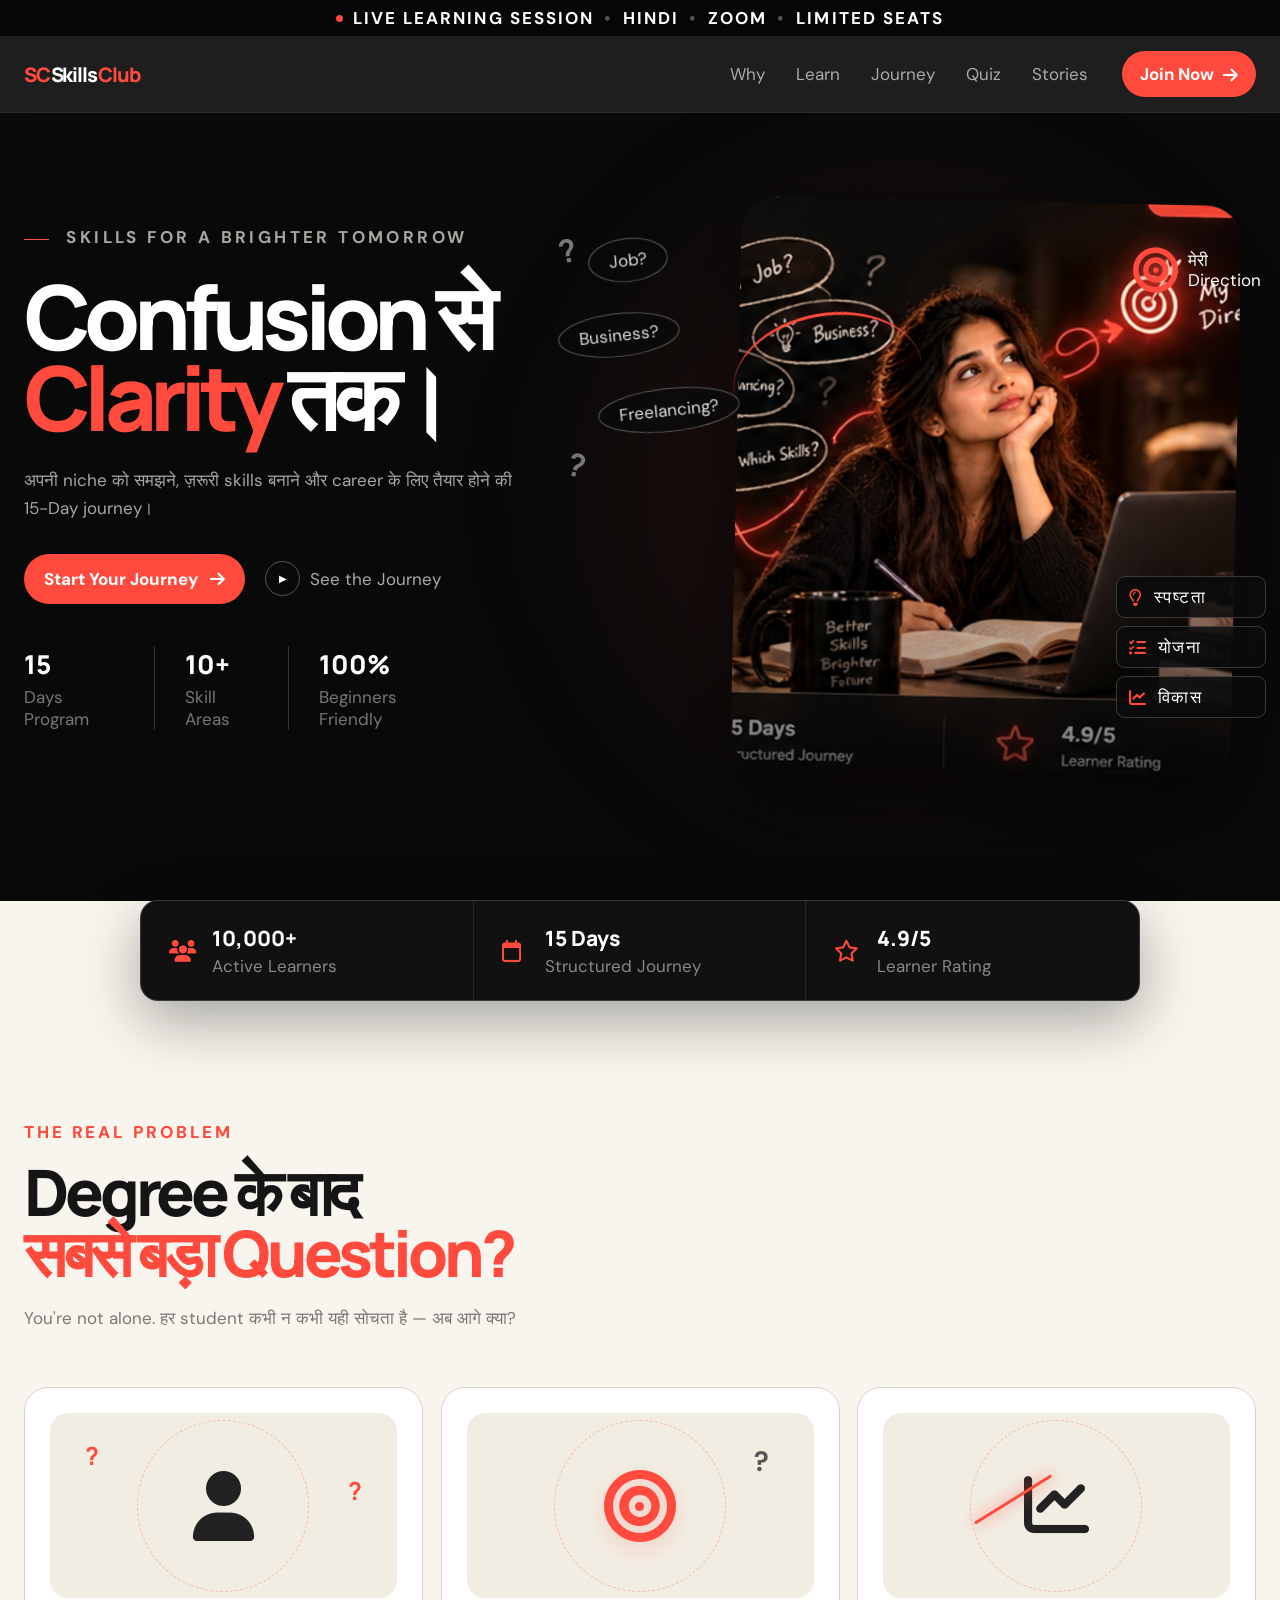
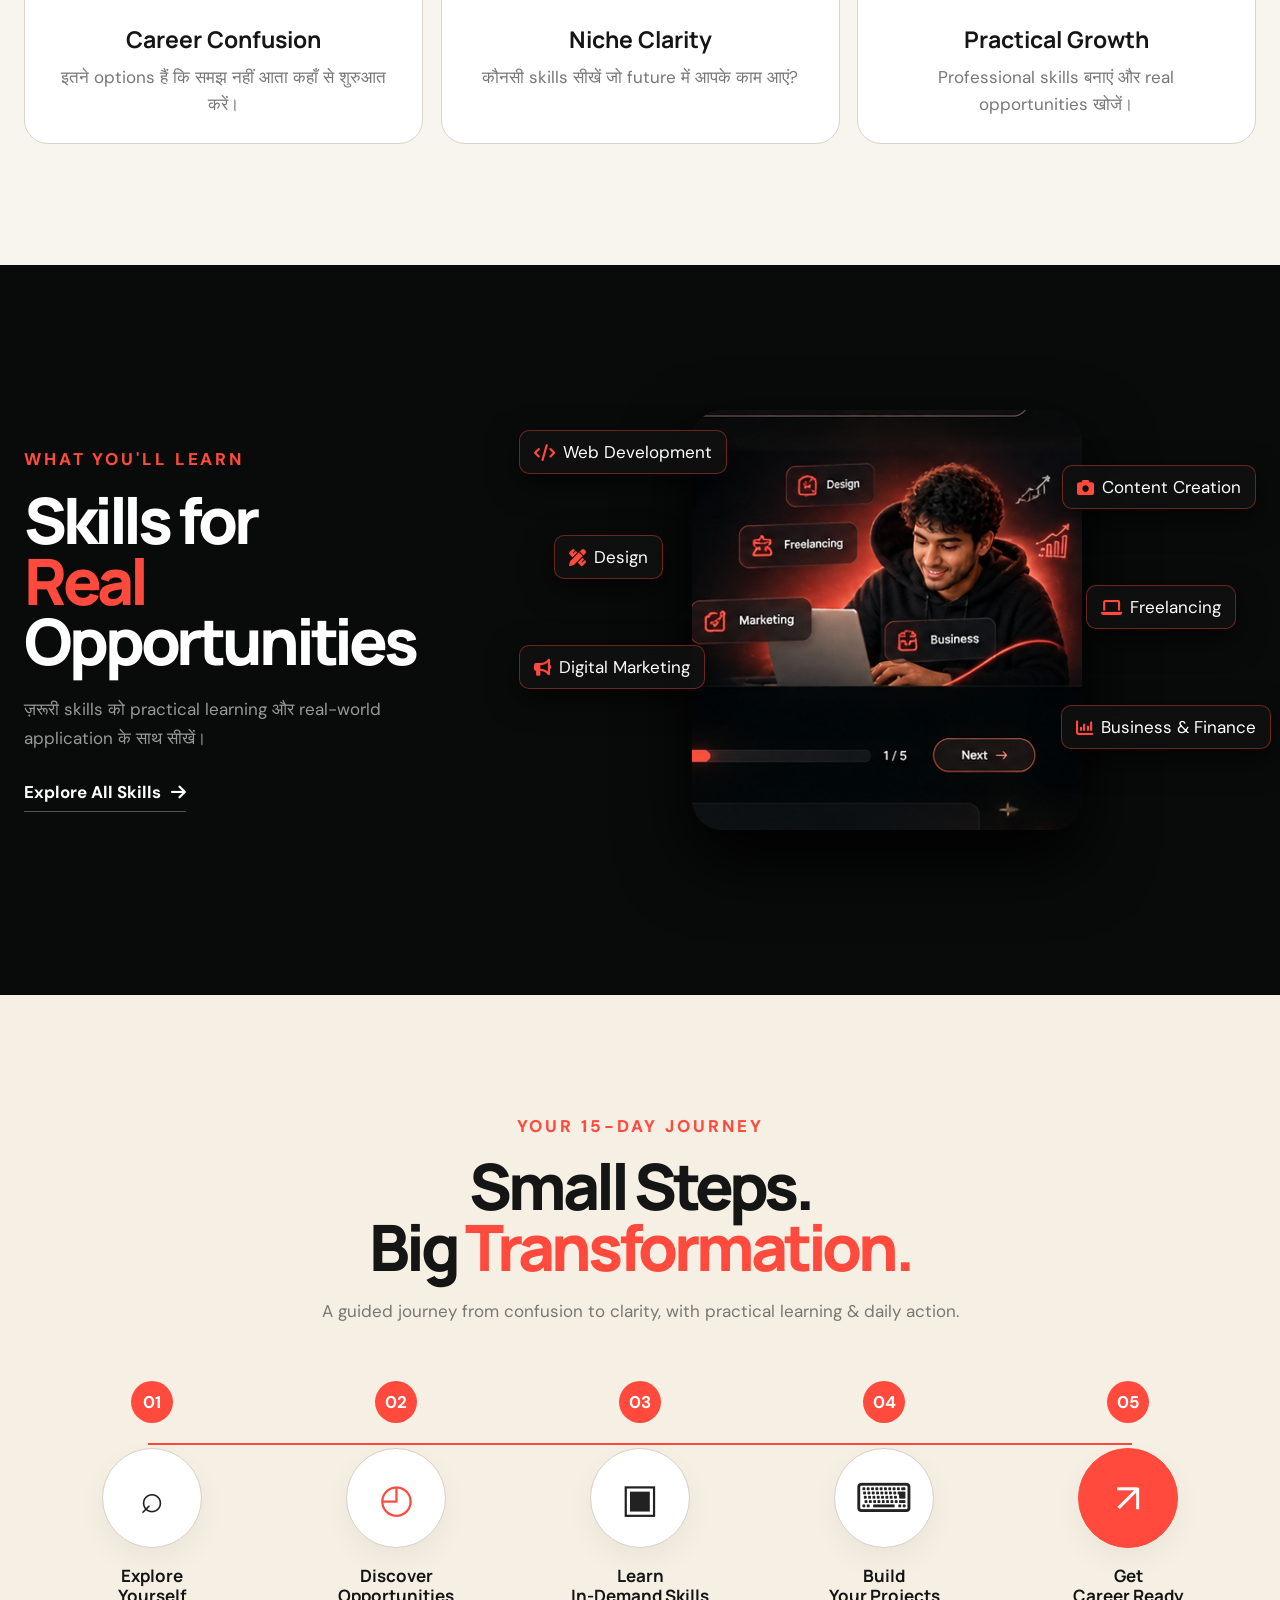
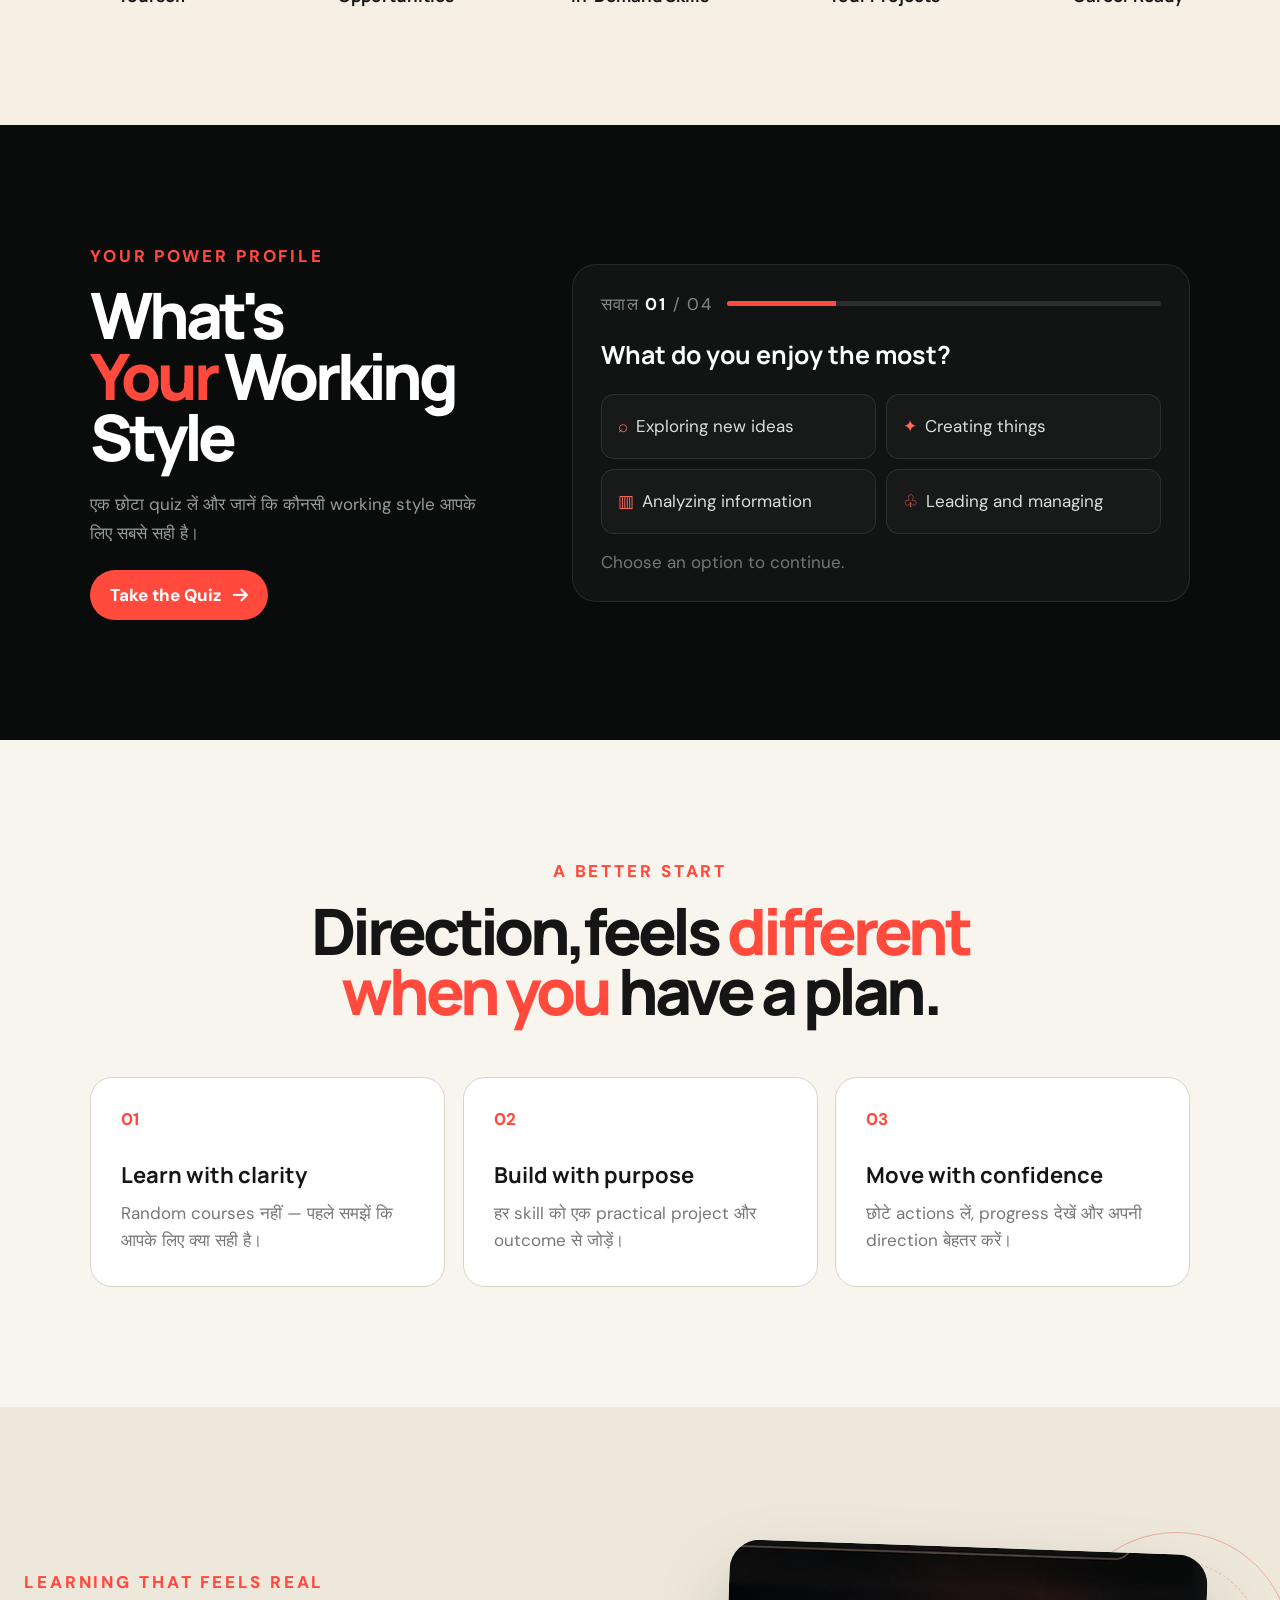
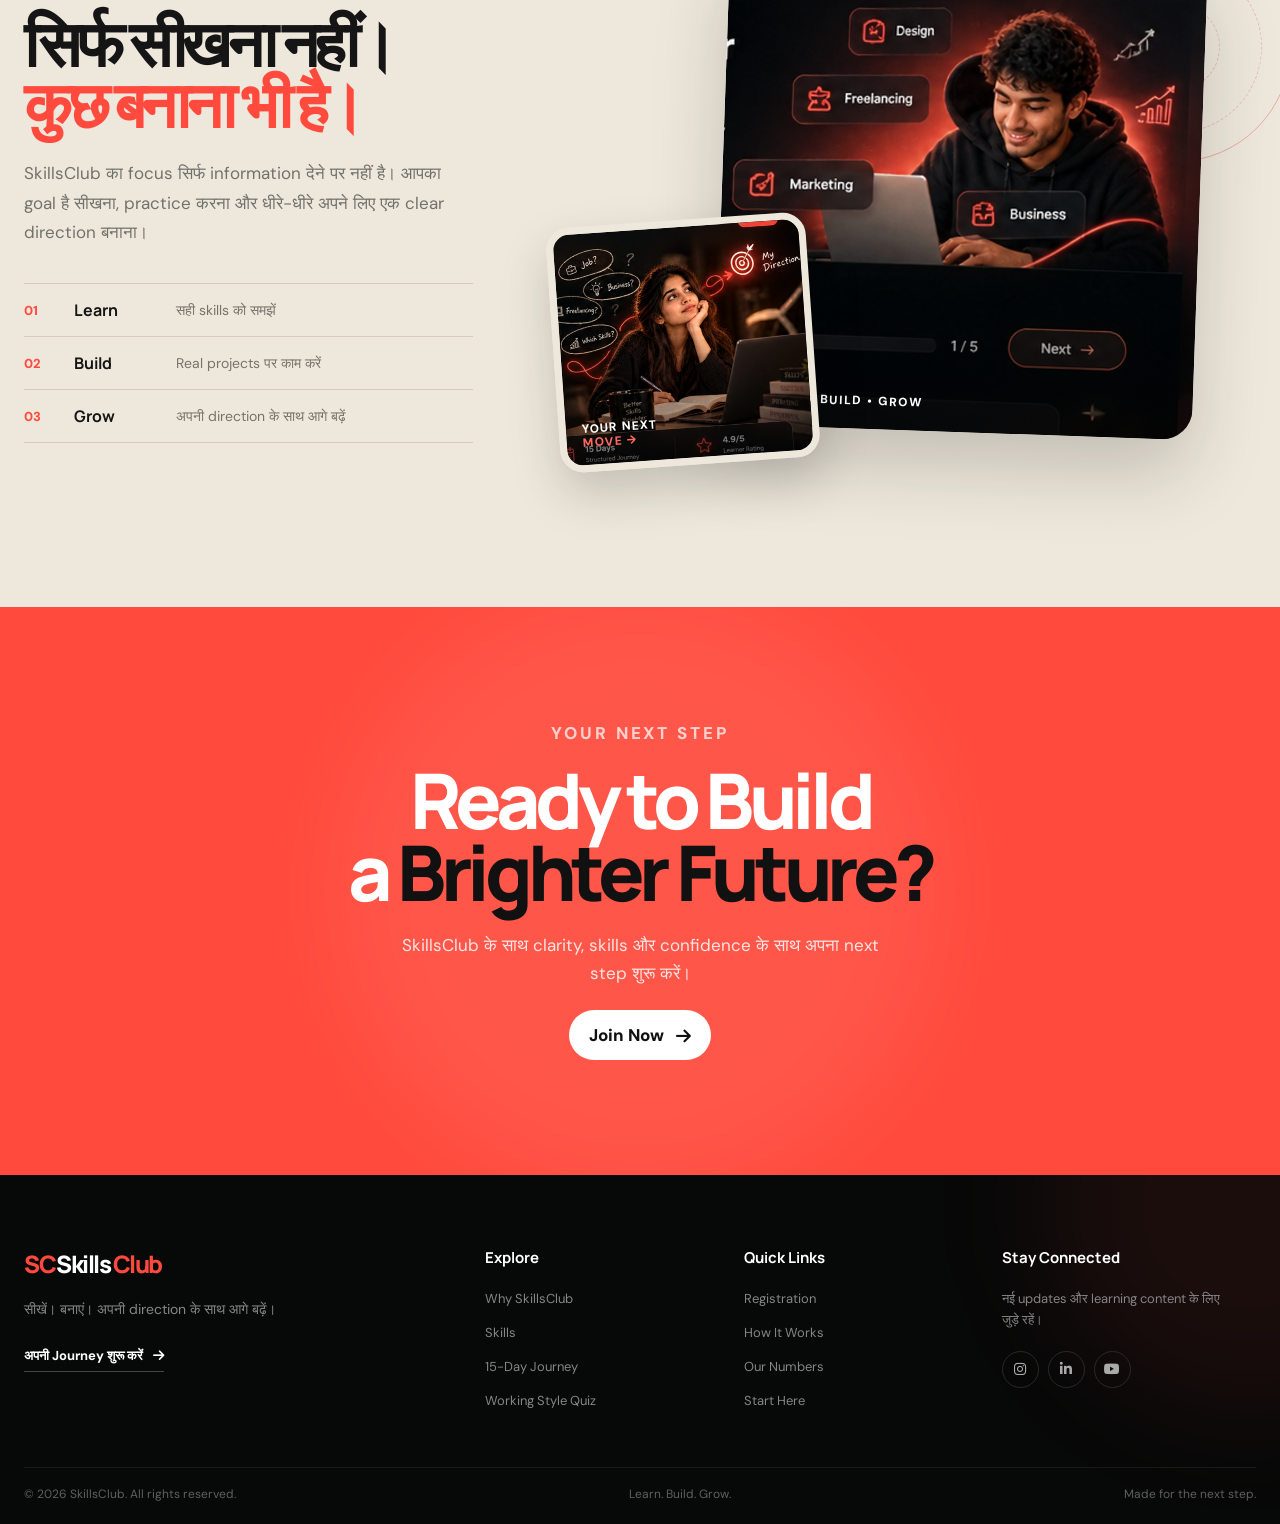
<file: index.html>
<!DOCTYPE html>
<html lang="en">
<head>
<meta charset="UTF-8">
<meta name="viewport" content="width=device-width, initial-scale=1.0">
<title>SkillsClub — Confusion se Clarity tak</title>
<meta name="description" content="SkillsClub helps graduates find direction, build practical skills and take their next step with confidence.">
<link rel="preconnect" href="https://fonts.googleapis.com">
<link rel="preconnect" href="https://fonts.gstatic.com" crossorigin>
<link href="https://fonts.googleapis.com/css2?family=DM+Sans:wght@400;500;600;700&family=Manrope:wght@600;700;800&display=swap" rel="stylesheet">
<link rel="stylesheet" href="https://cdnjs.cloudflare.com/ajax/libs/font-awesome/6.6.0/css/all.min.css">
<link rel="stylesheet" href="css/style.css">
</head>
<body>

<div class="topbar"><span class="live"></span> LIVE LEARNING SESSION <b>•</b> HINDI <b>•</b> ZOOM <b>•</b> LIMITED SEATS</div>

<header class="header" id="header">
  <div class="nav">
    <a class="brand" href="#"><span>SC</span>Skills<span>Club</span></a>
    <nav>
      <a href="#why">Why</a><a href="#skills">Learn</a><a href="#journey">Journey</a><a href="#quiz">Quiz</a><a href="#stories">Stories</a>
    </nav>
    <a class="nav-cta" href="registration.html">Join Now<i class="fa-solid fa-arrow-right"></i></a>
    <button class="hamburger" id="hamburger"><i></i><i></i></button>
  </div>
  <div class="mobile-menu" id="mobileMenu">
    <a href="#why">Why</a><a href="#skills">Learn</a><a href="#journey">Journey</a><a href="#quiz">Quiz</a><a href="#stories">Stories</a>
    <a class="mobile-cta" href="registration.html">अभी जुड़ें →</a>
  </div>
</header>

<main>
<section class="hero">
  <div class="noise"></div>
  <div class="hero-bg-orb"></div>
  <div class="hero-wrap">
    <div class="hero-copy reveal">
      <div class="eyebrow"><span></span> SKILLS FOR A BRIGHTER TOMORROW</div>
      <h1>Confusion से<br><em>Clarity</em> तक।</h1>
      <p>अपनी niche को समझने, ज़रूरी skills बनाने और career के लिए तैयार होने की 15-Day journey।</p>
      <div class="hero-buttons">
        <a class="btn red" href="registration.html">Start Your Journey<i class="fa-solid fa-arrow-right"></i></a>
        <a class="video-btn" href="#journey"><span>▶</span>See the Journey</a>
      </div>
      <div class="mini-stats">
        <div><strong>15</strong><small>Days Program</small></div>
        <div><strong>10+</strong><small>Skill Areas</small></div>
        <div><strong>100%</strong><small>Beginners Friendly</small></div>
      </div>
    </div>

    <div class="hero-visual reveal delay">
      <div class="scribble s1">Job?</div><div class="scribble s2">Business?</div><div class="scribble s3">Freelancing?</div>
      <div class="question">?</div><div class="question q2">?</div>
      <div class="red-path"></div>
      <div class="direction-target"><i class="fa-solid fa-bullseye"></i><span>मेरी<br>Direction</span></div>
      <div class="hero-photo">
        <img src="assets/images/hero-student.jpg" alt="Student exploring career direction">
      </div>
      <div class="floating-checks">
        <div><i class="fa-regular fa-lightbulb"></i><span>स्पष्टता</span></div>
        <div><i class="fa-solid fa-list-check"></i><span>योजना</span></div>
        <div><i class="fa-solid fa-chart-line"></i><span>विकास</span></div>
      </div>
    </div>
  </div>
</section>

<section class="stats" id="stats">
  <div><i class="fa-solid fa-users"></i><strong data-count="10000">0</strong><small>Active Learners</small></div>
  <div><i class="fa-regular fa-calendar"></i><strong>15 Days</strong><small>Structured Journey</small></div>
  <div><i class="fa-regular fa-star"></i><strong>4.9/5</strong><small>Learner Rating</small></div>
</section>

<section class="problem section" id="why">
  <div class="section-title reveal">
    <span class="tag">THE REAL PROBLEM</span>
    <h2>Degree के बाद<br><em>सबसे बड़ा Question?</em></h2>
    <p>You're not alone. हर student कभी न कभी यही सोचता है — अब आगे क्या?</p>
  </div>
  <div class="problem-grid">
    <article class="problem-card reveal"><div class="graphic confused"><span>?</span><span>?</span><i class="fa-solid fa-user"></i></div><h3>Career Confusion</h3><p>इतने options हैं कि समझ नहीं आता कहाँ से शुरुआत करें।</p></article>
    <article class="problem-card reveal"><div class="graphic target"><i class="fa-solid fa-bullseye"></i><b>?</b></div><h3>Niche Clarity</h3><p>कौनसी skills सीखें जो future में आपके काम आएं?</p></article>
    <article class="problem-card reveal"><div class="graphic growth"><i class="fa-solid fa-chart-line"></i><span></span></div><h3>Practical Growth</h3><p>Professional skills बनाएं और real opportunities खोजें।</p></article>
  </div>
</section>

<section class="skills section" id="skills">
  <div class="skills-wrap">
    <div class="skills-copy reveal">
      <span class="tag">WHAT YOU'LL LEARN</span>
      <h2>Skills for<br><em>Real</em> Opportunities</h2>
      <p>ज़रूरी skills को practical learning और real-world application के साथ सीखें।</p>
      <a class="text-btn" href="registration.html">Explore All Skills <i class="fa-solid fa-arrow-right"></i></a>
    </div>
    <div class="skill-visual reveal">
      <div class="skill-photo"><img src="assets/images/learning-student.jpg" alt="Learner building skills"></div>
      <div class="skill-pill p1"><i class="fa-solid fa-code"></i> Web Development</div>
      <div class="skill-pill p2"><i class="fa-solid fa-pen-ruler"></i> Design</div>
      <div class="skill-pill p3"><i class="fa-solid fa-bullhorn"></i> Digital Marketing</div>
      <div class="skill-pill p4"><i class="fa-solid fa-camera"></i> Content Creation</div>
      <div class="skill-pill p5"><i class="fa-solid fa-laptop"></i> Freelancing</div>
      <div class="skill-pill p6"><i class="fa-solid fa-chart-column"></i> Business & Finance</div>
    </div>
  </div>
</section>

<section class="journey section" id="journey">
  <div class="section-title centered reveal">
    <span class="tag">YOUR 15-DAY JOURNEY</span>
    <h2>Small Steps.<br>Big <em>Transformation.</em></h2>
    <p>A guided journey from confusion to clarity, with practical learning & daily action.</p>
  </div>
  <div class="journey-track">
    <div class="journey-line"></div>
    <div class="journey-step reveal"><b>01</b><div class="journey-icon">⌕</div><h3>Explore
<br>Yourself</h3></div>
    <div class="journey-step reveal"><b>02</b><div class="journey-icon">◴</div><h3>Discover<br>Opportunities</h3></div>
    <div class="journey-step reveal"><b>03</b><div class="journey-icon">▣</div><h3>Learn<br>In-Demand Skills</h3></div>
    <div class="journey-step reveal"><b>04</b><div class="journey-icon">⌨</div><h3>Build<br>Your Projects</h3></div>
    <div class="journey-step reveal"><b>05</b><div class="journey-icon rocket">↗</div><h3>Get<br>Career Ready</h3></div>
  </div>
</section>

<section class="quiz section" id="quiz">
  <div class="quiz-wrap">
    <div class="quiz-copy reveal">
      <span class="tag">YOUR POWER PROFILE</span>
      <h2>What's<br><em>Your</em> Working Style</h2>
      <p>एक छोटा quiz लें और जानें कि कौनसी working style आपके लिए सबसे सही है।</p>
      <button class="btn red" id="quizStart">Take the Quiz <i class="fa-solid fa-arrow-right"></i></button>
    </div>
    <div class="quiz-box reveal">
      <div class="quiz-top"><span>सवाल <b id="qNo">01</b> / 04</span><div class="progress"><i id="progress"></i></div></div>
      <h3 id="question">आपको सबसे ज़्यादा क्या करना पसंद है?</h3>
      <div class="answers" id="answers">
        <button data-type="explore"><i>⌕</i> नए ideas खोजना</button>
        <button data-type="create"><i>✦</i> नई चीज़ें बनाना</button>
        <button data-type="analyze"><i>▥</i> जानकारी को समझना</button>
        <button data-type="lead"><i>♧</i> लोगों को lead करना</button>
      </div>
      <div class="quiz-result" id="result">Choose an option to continue.</div>
    </div>
  </div>
</section>

<section class="stories section" id="stories">
  <div class="section-title centered reveal"><span class="tag">A BETTER START</span><h2>Direction,feels <em>different
when you</em> have a plan.</h2></div>
  <div class="story-row">
    <div class="story-card reveal"><span>01</span><h3>Learn with clarity</h3><p>Random courses नहीं — पहले समझें कि आपके लिए क्या सही है।</p></div>
    <div class="story-card reveal"><span>02</span><h3>Build with purpose</h3><p>हर skill को एक practical project और outcome से जोड़ें।</p></div>
    <div class="story-card reveal"><span>03</span><h3>Move with confidence</h3><p>छोटे actions लें, progress देखें और अपनी direction बेहतर करें।</p></div>
  </div>
</section>


<section class="visual-story section">
  <div class="visual-story-wrap">
    <div class="visual-story-copy reveal">
      <span class="tag">LEARNING THAT FEELS REAL</span>
      <h2>सिर्फ सीखना नहीं।<br><em>कुछ बनाना भी है।</em></h2>
      <p>
        SkillsClub का focus सिर्फ information देने पर नहीं है।
        आपका goal है सीखना, practice करना और धीरे-धीरे अपने लिए एक clear direction बनाना।
      </p>

      <div class="visual-points">
        <div><span>01</span><strong>Learn</strong><small>सही skills को समझें</small></div>
        <div><span>02</span><strong>Build</strong><small>Real projects पर काम करें</small></div>
        <div><span>03</span><strong>Grow</strong><small>अपनी direction के साथ आगे बढ़ें</small></div>
      </div>
    </div>

    <div class="visual-collage reveal">
      <div class="collage-main">
        <img src="assets/images/learning-student.jpg" alt="Student learning and building skills">
        <div class="image-caption"><span></span> LEARN • BUILD • GROW</div>
      </div>
      <div class="collage-small">
        <img src="assets/images/hero-student.jpg" alt="Student finding career direction">
        <div class="collage-label">YOUR NEXT<br><em>MOVE →</em></div>
      </div>
      <div class="collage-orb"></div>
    </div>
  </div>
</section>

<section class="final-cta">
  <div class="cta-orb"></div>
  <div class="cta-inner reveal">
    <span class="tag light">YOUR NEXT STEP</span>
    <h2>Ready to Build<br>a<em> Brighter Future?</em></h2>
    <p>SkillsClub के साथ clarity, skills और confidence के साथ अपना next step शुरू करें।</p>
    <a class="btn white" href="registration.html">Join Now <i class="fa-solid fa-arrow-right"></i></a>
  </div>
</section>
</main>

<footer class="site-footer">
  <div class="footer-glow"></div>
  <div class="footer-top">
    <div class="footer-brand-col">
      <a class="brand footer-brand" href="#"><span>SC</span>Skills<span>Club</span></a>
      <p>सीखें। बनाएं। अपनी direction के साथ आगे बढ़ें।</p>
      <a class="footer-join" href="registration.html">अपनी Journey शुरू करें <i class="fa-solid fa-arrow-right"></i></a>
    </div>

    <div class="footer-col">
      <h4>Explore</h4>
      <a href="#why">Why SkillsClub</a>
      <a href="#skills">Skills</a>
      <a href="#journey">15-Day Journey</a>
      <a href="#quiz">Working Style Quiz</a>
    </div>

    <div class="footer-col">
      <h4>Quick Links</h4>
      <a href="registration.html">Registration</a>
      <a href="#stories">How It Works</a>
      <a href="#stats">Our Numbers</a>
      <a href="#why">Start Here</a>
    </div>

    <div class="footer-col footer-contact">
      <h4>Stay Connected</h4>
      <p>नई updates और learning content के लिए जुड़े रहें।</p>
      <div class="socials">
        <a href="#" aria-label="Instagram"><i class="fa-brands fa-instagram"></i></a>
        <a href="#" aria-label="LinkedIn"><i class="fa-brands fa-linkedin-in"></i></a>
        <a href="#" aria-label="YouTube"><i class="fa-brands fa-youtube"></i></a>
      </div>
    </div>
  </div>

  <div class="footer-divider"></div>

  <div class="footer-bottom">
    <span>© 2026 SkillsClub. All rights reserved.</span>
    <span>Learn. Build. Grow.</span>
    <span>Made for the next step.</span>
  </div>
</footer>

<script src="js/script.js"></script>
</body>
</html>
</file>
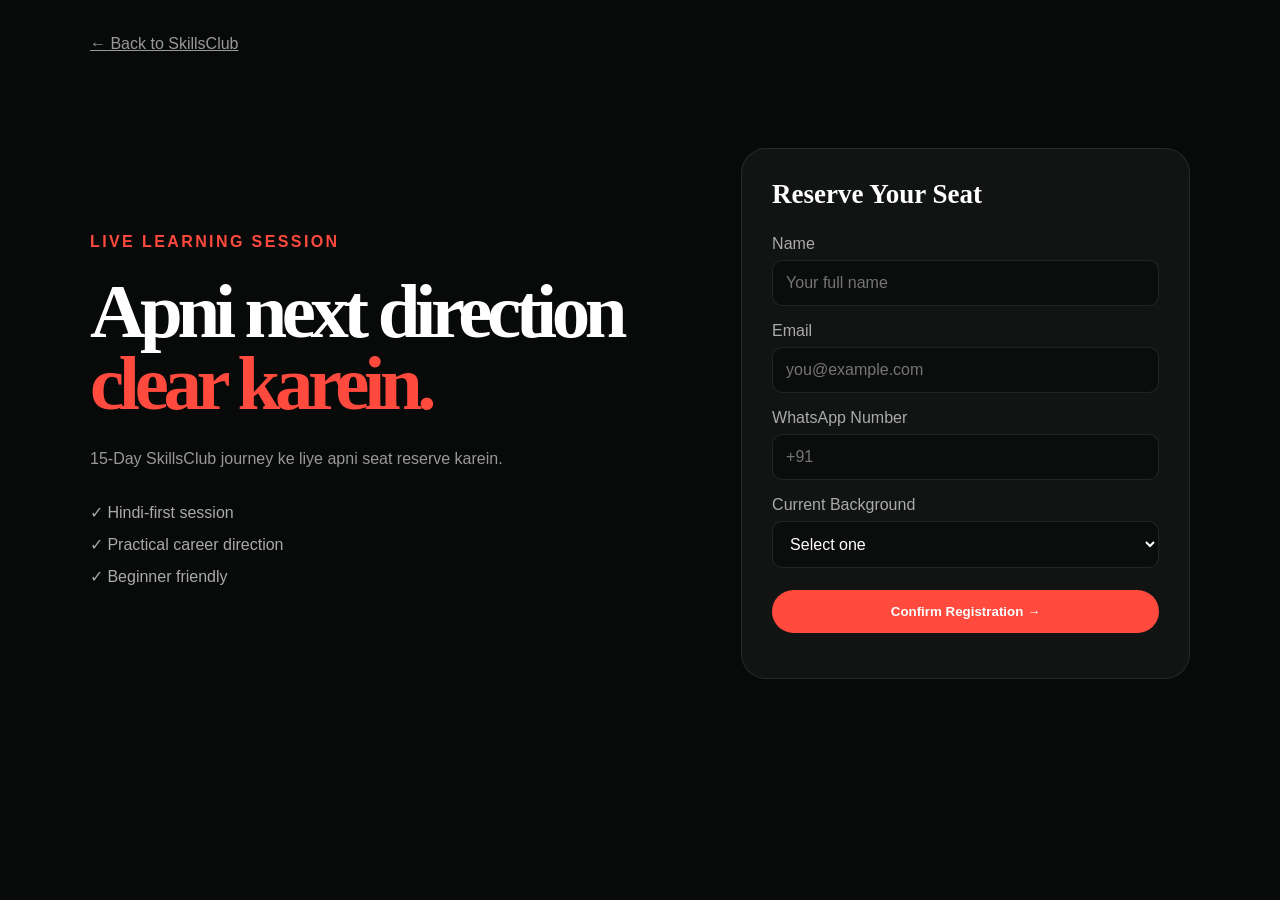
<file: registration.html>
<!DOCTYPE html>
<html lang="en"><head><meta charset="UTF-8"><meta name="viewport" content="width=device-width,initial-scale=1"><title>SkillsClub — Reserve Your Seat</title><link rel="stylesheet" href="css/registration.css"></head>
<body><main class="reg"><a href="index.html" class="back">← Back to SkillsClub</a><div class="reg-grid"><div><span>LIVE LEARNING SESSION</span><h1>Apni next direction<br><em>clear karein.</em></h1><p>15-Day SkillsClub journey ke liye apni seat reserve karein.</p><ul><li>✓ Hindi-first session</li><li>✓ Practical career direction</li><li>✓ Beginner friendly</li></ul></div><form id="form"><h2>Reserve Your Seat</h2><label>Name<input required placeholder="Your full name"></label><label>Email<input required type="email" placeholder="you@example.com"></label><label>WhatsApp Number<input required placeholder="+91"></label><label>Current Background<select required><option value="">Select one</option><option>Student</option><option>Graduate</option><option>Working Professional</option><option>Business / Freelancing</option></select></label><button>Confirm Registration →</button><p id="msg"></p></form></div></main><script>document.getElementById("form").addEventListener("submit",e=>{e.preventDefault();document.getElementById("msg").textContent="Thank you! Your registration request has been received.";e.target.reset()})</script></body></html>
</file>
<file: css/style.css>
*{margin:0;padding:0;box-sizing:border-box}
:root{--black:#080909;--panel:#101213;--panel2:#151718;--cream:#f5efe4;--paper:#f8f5ee;--red:#ff4a3d;--red2:#ff6b60;--text:#151515;--muted:#787873;--line:#d9d3c8;--ease:cubic-bezier(.22,1,.36,1)}
html{scroll-behavior:smooth;scroll-padding-top:90px}body{font-family:"DM Sans",sans-serif;background:var(--paper);color:var(--text);overflow-x:hidden}a{text-decoration:none;color:inherit}button{font:inherit}img{display:block;max-width:100%}
.topbar{height:36px;background:#050606;color:#fff;display:flex;justify-content:center;align-items:center;gap:10px;font-size:17px;font-weight:700;letter-spacing:.12em}.topbar b{color:#555}.live{width:7px;height:7px;background:var(--red);border-radius:50%;animation:pulse 1.5s infinite}
.header{position:sticky;top:0;z-index:100;background:#080909e8;color:#fff;border-bottom:1px solid #ffffff0d;backdrop-filter:blur(16px)}.nav{height:76px;width:min(1240px,calc(100% - 48px));margin:auto;display:flex;align-items:center}.brand{font:800 20px Manrope;letter-spacing:-.06em;display:flex;gap:0}.brand span:first-child{color:var(--red);margin-right:1px}.brand span:last-child{color:var(--red);margin-left:2px}nav{margin-left:auto;margin-right:34px;display:flex;gap:31px}nav a{font-size:17px;color:#aaa;transition:.3s}nav a:hover{color:#fff}.nav-cta,.mobile-cta{background:var(--red);color:#fff;border-radius:100px;padding:12px 18px;font-size:17px;font-weight:700;display:inline-flex;align-items:center;gap:9px;transition:.3s}.nav-cta:hover{transform:translateY(-2px);box-shadow:0 10px 25px #ff4a3d33}.hamburger{display:none;background:none;margin-left:auto;width:42px;height:42px}.hamburger i{display:block;width:21px;height:2px;background:#fff;margin:5px auto}.mobile-menu{display:none}
.hero{min-height:calc(100vh - 112px);background:var(--black);color:#fff;position:relative;overflow:hidden;padding:80px 0 65px}.hero-wrap{width:min(1240px,calc(100% - 48px));margin:auto;display:grid;grid-template-columns:.82fr 1.18fr;gap:40px;align-items:center;position:relative;z-index:2}.noise{position:absolute;inset:0;opacity:.08;background-image:radial-gradient(#fff .6px,transparent .6px);background-size:8px 8px;mask-image:linear-gradient(90deg,#000,transparent)}.hero-bg-orb{position:absolute;width:600px;height:600px;border-radius:50%;right:6%;top:10%;background:#ff4a3d12;filter:blur(80px)}
.hero-copy{padding-bottom:30px}.eyebrow{font-size:17px;letter-spacing:.2em;color:#a8a6a0;font-weight:700}.eyebrow span{display:inline-block;width:25px;height:1px;background:var(--red);vertical-align:middle;margin-right:10px}.hero h1{font:800 clamp(58px,7vw,100px)/.9 Manrope;letter-spacing:-.075em;margin-top:28px}.hero h1 em{font-style:normal;color:var(--red)}.hero-copy>p{font-size:17px;line-height:1.65;color:#a7a7a2;max-width:530px;margin-top:28px}.hero-buttons{display:flex;align-items:center;gap:20px;margin-top:32px}.btn{display:inline-flex;align-items:center;gap:12px;border:0;cursor:pointer;padding:14px 20px;border-radius:100px;font-size:17px;font-weight:800;transition:.35s}.btn.red{background:var(--red);color:#fff}.btn.red:hover{transform:translateY(-3px);box-shadow:0 15px 35px #ff4a3d33}.btn.white{background:#fff;color:#111}.video-btn{display:flex;align-items:center;gap:10px;color:#aaa;font-size:17px}.video-btn span{width:35px;height:35px;border:1px solid #555;border-radius:50%;display:grid;place-items:center;color:#fff;font-size:10px}.mini-stats{display:flex;gap:0;margin-top:42px}.mini-stats div{padding-right:30px;margin-right:30px;border-right:1px solid #333}.mini-stats div:last-child{border:0}.mini-stats strong{display:block;font:800 26px Manrope}.mini-stats small{display:block;color:#777;font-size:17px;margin-top:4px}
.hero-visual{height:600px;position:relative}.hero-photo{position:absolute;width:500px;height:570px;right:20px;top:8px;border-radius:35px;overflow:hidden;box-shadow:0 35px 90px #0009;transform:rotate(1.2deg);animation:heroFloat 5s ease-in-out infinite}.hero-photo:after{content:"";position:absolute;inset:0;background:linear-gradient(180deg,transparent 55%,#0008)}.hero-photo img{width:100%;height:100%;object-fit:cover}.scribble{position:absolute;z-index:4;border:1px solid #ffffff55;border-radius:50%;padding:10px 20px;color:#ddd;font-size:17px;transform:rotate(-6deg);background:#08090999;backdrop-filter:blur(6px);animation:float 4s ease-in-out infinite}.s1{top:45px;left:35px}.s2{top:120px;left:5px;animation-delay:.5s}.s3{top:195px;left:45px;animation-delay:1s}.question{position:absolute;top:35px;left:5px;color:#777;font:700 32px Manrope;transform:rotate(-12deg)}.q2{top:250px;left:15px;transform:rotate(15deg)}.red-path{position:absolute;z-index:3;left:180px;top:120px;width:190px;height:130px;border-top:3px solid var(--red);border-radius:50%;transform:rotate(-10deg);filter:drop-shadow(0 0 10px #ff4a3d88)}.direction-target{position:absolute;z-index:5;right:-5px;top:55px;display:flex;gap:10px;align-items:center;color:#fff;font-size:17px;line-height:1.15}.direction-target i{font-size:45px;color:var(--red);filter:drop-shadow(0 0 12px #ff4a3d88)}.floating-checks{position:absolute;z-index:6;right:-10px;bottom:75px;display:flex;flex-direction:column;gap:8px}.floating-checks div{width:150px;border:1px solid #ffffff30;background:#0b0c0ddd;border-radius:9px;padding:9px 12px;display:flex;gap:10px;align-items:center;font-size:17px;letter-spacing:.1em;animation:float 4s ease-in-out infinite}.floating-checks div:nth-child(2){animation-delay:.4s}.floating-checks div:nth-child(3){animation-delay:.8s}.floating-checks i{color:var(--red);font-size:17px}.scroll{position:absolute;bottom:20px;left:50%;transform:translateX(-50%);color:#666;font-size:17px;letter-spacing:.16em;z-index:3}
.stats{background:#111;color:#fff;width:min(1000px,calc(100% - 48px));margin:-1px auto 0;border:1px solid #ffffff2b;border-radius:18px;position:relative;z-index:5;display:grid;grid-template-columns:repeat(3,1fr);box-shadow:0 20px 60px #0005}.stats div{padding:23px 28px;display:grid;grid-template-columns:30px 1fr;grid-template-rows:auto auto;column-gap:13px;border-right:1px solid #ffffff18}.stats div:last-child{border:0}.stats i{grid-row:1/3;align-self:center;color:var(--red);font-size:22px}.stats strong{font:800 21px Manrope}.stats small{color:#888;font-size:17px;margin-top:3px}
.section{padding:120px 0}.section-title{width:min(760px,calc(100% - 48px));margin:0 max(24px,calc((100% - 1240px)/2)) 55px}.section-title.centered{text-align:center;margin-left:auto;margin-right:auto}.tag{font-size:17px;color:var(--red);font-weight:800;letter-spacing:.17em}.section-title h2{font:800 clamp(45px,5vw,70px)/.95 Manrope;letter-spacing:-.065em;margin-top:19px}.section-title h2 em{font-style:normal;color:var(--red)}.section-title p{font-size:17px;color:var(--muted);line-height:1.7;margin-top:20px}
.problem{background:var(--paper)}.problem-grid{width:min(1240px,calc(100% - 48px));margin:auto;display:grid;grid-template-columns:repeat(3,1fr);gap:18px}.problem-card{background:#fff;border:1px solid var(--line);border-radius:24px;padding:25px;text-align:center;transition:.45s var(--ease)}.problem-card:hover{transform:translateY(-9px);box-shadow:0 25px 60px #00000010}.problem-card h3{font:700 23px Manrope;margin-top:25px}.problem-card p{font-size:17px;line-height:1.6;color:#777;margin-top:9px}.graphic{height:185px;background:#f2ede3;border-radius:18px;position:relative;overflow:hidden;display:grid;place-items:center}.graphic:after{content:"";position:absolute;width:170px;height:170px;border-radius:50%;border:1px dashed #ff4a3d55;animation:spin 18s linear infinite}.confused i{font-size:70px;color:#222}.confused span{position:absolute;font:700 25px Manrope;color:var(--red);animation:questionFloat 2s ease-in-out infinite}.confused span:first-child{left:35px;top:25px}.confused span:nth-child(2){right:35px;top:60px;animation-delay:.5s}.target i{font-size:72px;color:var(--red);filter:drop-shadow(0 8px 10px #ff4a3d33)}.target b{position:absolute;right:45px;top:30px;color:#555;font-size:28px}.growth i{font-size:65px;color:#222}.growth span{position:absolute;width:90px;height:3px;background:var(--red);transform:rotate(-32deg);top:85px;left:85px;box-shadow:0 0 15px #ff4a3d}
.skills{background:#090a0a;color:#fff;overflow:hidden}.skills-wrap{width:min(1240px,calc(100% - 48px));margin:auto;display:grid;grid-template-columns:.72fr 1.28fr;gap:80px;align-items:center}.skills h2{font:800 clamp(45px,5vw,70px)/.95 Manrope;letter-spacing:-.065em;margin-top:20px}.skills h2 em{font-style:normal;color:var(--red)}.skills-copy p{font-size:17px;line-height:1.7;color:#999;max-width:440px;margin-top:23px}.text-btn{display:inline-flex;align-items:center;gap:10px;margin-top:28px;color:#fff;border-bottom:1px solid #555;padding-bottom:8px;font-size:17px;font-weight:700}.skill-visual{height:490px;position:relative}.skill-photo{position:absolute;width:390px;height:420px;left:50%;top:25px;transform:translateX(-50%);border-radius:30px;overflow:hidden;box-shadow:0 30px 70px #000}.skill-photo img{width:100%;height:100%;object-fit:cover}.skill-pill{position:absolute;background:#111d;border:1px solid #ff4a3d66;box-shadow:0 10px 30px #0009;backdrop-filter:blur(8px);padding:10px 14px;border-radius:10px;font-size:17px;display:flex;align-items:center;gap:8px;animation:float 4s ease-in-out infinite}.skill-pill i{color:var(--red)}.p1{left:0;top:45px}.p2{left:35px;top:150px;animation-delay:.4s}.p3{left:0;top:260px;animation-delay:.8s}.p4{right:0;top:80px;animation-delay:.3s}.p5{right:20px;top:200px;animation-delay:.7s}.p6{right:-15px;top:320px;animation-delay:1.1s}
.journey{background:var(--cream)}.journey-track{width:min(1200px,calc(100% - 48px));margin:auto;display:grid;grid-template-columns:repeat(5,1fr);gap:20px;position:relative}.journey-line{position:absolute;left:9%;right:9%;top:62px;height:2px;background:#d2c8b9}.journey-line:after{content:"";position:absolute;inset:0;background:var(--red);transform:scaleX(0);transform-origin:left;animation:drawLine 2.4s 1s forwards}.journey-step{text-align:center;position:relative;z-index:2}.journey-step>b{display:grid;place-items:center;width:42px;height:42px;background:var(--red);color:#fff;border-radius:50%;font-size:17px;margin:auto;box-shadow:0 0 0 7px var(--cream);transition:.4s}.journey-step:hover>b{transform:scale(1.15)}.journey-icon{width:100px;height:100px;border-radius:50%;background:#fff;border:1px solid #d7cfc1;margin:25px auto 18px;display:grid;place-items:center;font-size:40px;color:#222;box-shadow:0 12px 30px #0000000c}.journey-step:nth-child(3) .journey-icon{color:var(--red)}.journey-icon.rocket{background:var(--red);color:#fff;border-color:var(--red)}.journey-step h3{font:700 17px/1.15 Manrope}.journey-step p{font-size:17px;color:#777;margin-top:7px}
.quiz{background:#0a0b0b;color:#fff}.quiz-wrap{width:min(1100px,calc(100% - 48px));margin:auto;display:grid;grid-template-columns:.8fr 1.2fr;gap:70px;align-items:center}.quiz h2{font:800 clamp(45px,5vw,68px)/.95 Manrope;letter-spacing:-.065em;margin-top:18px}.quiz h2 em{color:var(--red);font-style:normal}.quiz-copy p{color:#999;font-size:17px;line-height:1.7;max-width:430px;margin:22px 0}.quiz-box{background:#121414;border:1px solid #ffffff17;border-radius:24px;padding:28px}.quiz-top{display:flex;align-items:center;gap:15px;color:#888;font-size:17px;letter-spacing:.08em}.quiz-top b{color:#fff}.progress{height:5px;background:#2b2d2d;border-radius:20px;flex:1;overflow:hidden}.progress i{display:block;width:25%;height:100%;background:var(--red);transition:.5s}.quiz-box h3{font:700 25px Manrope;margin:22px 0}.answers{display:grid;grid-template-columns:1fr 1fr;gap:10px}.answers button{background:#181a1a;color:#ddd;border:1px solid #ffffff17;border-radius:13px;padding:16px;text-align:left;font-size:17px;cursor:pointer;transition:.3s;min-height:65px}.answers button:hover,.answers button.selected{background:var(--red);border-color:var(--red);color:#fff;transform:translateY(-2px)}.answers i{font-style:normal;margin-right:8px;color:var(--red2)}.answers button:hover i,.answers button.selected i{color:#fff}.quiz-result{color:#777;font-size:17px;margin-top:17px;min-height:18px}
.stories{background:#f8f5ee}.story-row{width:min(1100px,calc(100% - 48px));margin:auto;display:grid;grid-template-columns:repeat(3,1fr);gap:18px}.story-card{padding:30px;background:#fff;border:1px solid var(--line);border-radius:22px;min-height:210px;transition:.4s}.story-card:hover{transform:translateY(-7px)}.story-card>span{font-size:17px;color:var(--red);font-weight:800}.story-card h3{font:700 22px Manrope;margin-top:30px}.story-card p{font-size:17px;color:#777;line-height:1.6;margin-top:10px}
.final-cta{background:var(--red);color:#fff;text-align:center;padding:115px 24px;position:relative;overflow:hidden}.cta-orb{position:absolute;width:600px;height:600px;border-radius:50%;background:#ffffff12;filter:blur(50px);left:50%;top:50%;transform:translate(-50%,-50%)}.cta-inner{position:relative;z-index:2}.tag.light{color:#ffd0cc}.cta-inner h2{font:800 clamp(48px,6vw,80px)/.94 Manrope;letter-spacing:-.07em;margin-top:20px}.cta-inner h2 em{font-style:normal;color:#111}.cta-inner p{font-size:17px;max-width:500px;margin:22px auto;color:#ffe6e3;line-height:1.7}
footer{background:#080909;color:#fff;padding:45px 24px 20px}.footer-inner{width:min(1240px,100%);margin:auto;display:flex;justify-content:space-between;align-items:center;padding-bottom:35px;border-bottom:1px solid #ffffff12}.footer-links{display:flex;gap:25px;color:#888;font-size:17px}.footer-links a:hover{color:#fff}.footer-bottom{width:min(1240px,100%);margin:18px auto 0;display:flex;justify-content:space-between;color:#666;font-size:17px}
.reveal{opacity:0;transform:translateY(30px);transition:opacity .8s var(--ease),transform .8s var(--ease)}.reveal.visible{opacity:1;transform:none}.delay{transition-delay:.15s}
@keyframes pulse{50%{opacity:.35;transform:scale(.8)}}@keyframes heroFloat{0%,100%{transform:rotate(1.2deg) translateY(0)}50%{transform:rotate(1.2deg) translateY(-9px)}}@keyframes float{50%{transform:translateY(-8px)}}@keyframes questionFloat{50%{transform:translateY(-8px) rotate(7deg)}}@keyframes spin{to{transform:rotate(360deg)}}@keyframes drawLine{to{transform:scaleX(1)}}
@media(max-width:950px){nav,.nav-cta{display:none}.hamburger{display:block}.mobile-menu{display:flex;position:absolute;top:76px;left:0;right:0;background:#090a0a;padding:15px 24px 22px;flex-direction:column;transform:translateY(-130%);transition:.4s}.mobile-menu.open{transform:none}.mobile-menu a{padding:13px 0;border-bottom:1px solid #ffffff12;color:#aaa;font-size:17px}.mobile-menu .mobile-cta{display:flex;justify-content:center;margin-top:12px;color:#fff;border:0}.hero-wrap,.skills-wrap,.quiz-wrap{grid-template-columns:1fr}.hero{padding-top:60px}.hero-visual{height:540px}.hero-photo{right:50%;transform:translateX(50%) rotate(1deg);width:470px}.hero-photo img{object-position:center}.floating-checks{right:0}.direction-target{right:0}.journey-track{grid-template-columns:repeat(3,1fr);row-gap:55px}.journey-line{display:none}.story-row{grid-template-columns:1fr 1fr}.skill-visual{margin-top:10px}.problem-grid{grid-template-columns:1fr 1fr}}
@media(max-width:600px){.topbar{font-size:17px;letter-spacing:.04em;height:34px}.topbar b{display:none}.nav{height:70px;width:calc(100% - 32px)}.mobile-menu{top:70px}.hero{padding:55px 0 80px}.hero-wrap,.problem-grid,.skills-wrap,.journey-track,.quiz-wrap,.story-row{width:calc(100% - 32px)}.hero h1{font-size:clamp(50px,15vw,70px)}.hero-copy>p{font-size:17px}.hero-buttons{flex-direction:column;align-items:flex-start}.hero-visual{height:430px;margin-top:20px}.hero-photo{width:calc(100% - 28px);height:420px}.scribble{font-size:17px;padding:8px 12px}.s1{left:0;top:25px}.s2{left:0;top:90px}.s3{left:10px;top:155px}.direction-target{right:-3px;top:30px}.direction-target i{font-size:34px}.floating-checks{right:-2px;bottom:35px}.floating-checks div{width:120px;font-size:17px;padding:8px}.mini-stats{gap:0}.mini-stats div{padding-right:15px;margin-right:15px}.mini-stats strong{font-size:21px}.mini-stats small{font-size:17px}.stats{width:calc(100% - 24px);grid-template-columns:1fr;margin-top:-20px}.stats div{border-right:0;border-bottom:1px solid #ffffff18;padding:18px 20px}.stats div:last-child{border:0}.section{padding:85px 0}.section-title{width:calc(100% - 32px);margin-left:16px}.section-title h2,.skills h2,.quiz h2{font-size:46px}.problem-grid,.story-row{grid-template-columns:1fr}.graphic{height:160px}.skills-wrap{gap:40px}.skill-visual{height:430px}.skill-photo{width:270px;height:350px}.skill-pill{font-size:17px;padding:8px 10px}.p1{left:0;top:30px}.p2{left:0;top:110px}.p3{left:0;top:190px}.p4{right:0;top:60px}.p5{right:0;top:140px}.p6{right:0;top:220px}.journey-track{grid-template-columns:1fr 1fr;gap:30px}.journey-step:nth-child(5){grid-column:1/-1}.journey-icon{width:80px;height:80px}.answers{grid-template-columns:1fr}.quiz-box{padding:20px}.footer-inner,.footer-bottom{flex-direction:column;align-items:flex-start;gap:20px}.footer-links{flex-wrap:wrap}.final-cta{padding:85px 20px}}

/* ===== SMOOTH MOTION UPDATE ===== */
html {
    scroll-behavior: smooth;
    scroll-padding-top: 90px;
}

body {
    scroll-behavior: smooth;
}

.reveal {
    transition:
        opacity 0.9s cubic-bezier(.22,1,.36,1),
        transform 0.9s cubic-bezier(.22,1,.36,1);
}

.hero-photo,
.floating-checks div,
.scribble,
.journey-step,
.problem-card,
.story-card,
.skill-pill {
    will-change: transform;
}

@media (prefers-reduced-motion: reduce) {
    html {
        scroll-behavior: auto;
    }

    *,
    *::before,
    *::after {
        animation-duration: 0.01ms !important;
        animation-iteration-count: 1 !important;
        transition-duration: 0.01ms !important;
    }
}


/* ===== IMAGE-LED VISUAL STORY ===== */
.visual-story {
    background: #eee8dc;
    overflow: hidden;
}

.visual-story-wrap {
    width: min(1240px, calc(100% - 48px));
    margin: auto;
    display: grid;
    grid-template-columns: .78fr 1.22fr;
    gap: 80px;
    align-items: center;
}

.visual-story-copy h2 {
    font: 800 clamp(45px, 5vw, 70px)/.95 Manrope;
    letter-spacing: -.065em;
    margin-top: 20px;
}

.visual-story-copy h2 em {
    color: var(--red);
    font-style: normal;
}

.visual-story-copy > p {
    max-width: 500px;
    color: #72716c;
    font-size: 17px;
    line-height: 1.75;
    margin-top: 24px;
}

.visual-points {
    margin-top: 35px;
    border-top: 1px solid #d3ccbf;
}

.visual-points > div {
    display: grid;
    grid-template-columns: 38px 90px 1fr;
    align-items: center;
    gap: 12px;
    padding: 15px 0;
    border-bottom: 1px solid #d3ccbf;
}

.visual-points span {
    color: var(--red);
    font-size: 13px;
    font-weight: 800;
}

.visual-points strong {
    font: 700 16px Manrope;
}

.visual-points small {
    color: #77736b;
    font-size: 14px;
}

.visual-collage {
    min-height: 560px;
    position: relative;
}

.collage-main {
    position: absolute;
    width: 68%;
    height: 485px;
    right: 8%;
    top: 20px;
    border-radius: 30px;
    overflow: hidden;
    transform: rotate(2deg);
    box-shadow: 0 35px 75px rgba(0,0,0,.18);
    z-index: 2;
}

.collage-main img {
    width: 100%;
    height: 100%;
    object-fit: cover;
}

.collage-main::after {
    content: "";
    position: absolute;
    inset: 0;
    background: linear-gradient(180deg, transparent 55%, rgba(0,0,0,.55));
}

.image-caption {
    position: absolute;
    left: 22px;
    bottom: 20px;
    z-index: 3;
    color: #fff;
    font-size: 12px;
    letter-spacing: .14em;
    font-weight: 800;
}

.image-caption span {
    display: inline-block;
    width: 7px;
    height: 7px;
    background: var(--red);
    border-radius: 50%;
    margin-right: 7px;
}

.collage-small {
    position: absolute;
    width: 37%;
    height: 245px;
    left: 0;
    bottom: 22px;
    border-radius: 23px;
    overflow: hidden;
    z-index: 4;
    border: 7px solid #eee8dc;
    box-shadow: 0 22px 50px rgba(0,0,0,.18);
    transform: rotate(-4deg);
}

.collage-small img {
    width: 100%;
    height: 100%;
    object-fit: cover;
}

.collage-small::after {
    content: "";
    position: absolute;
    inset: 0;
    background: linear-gradient(180deg, transparent 45%, rgba(0,0,0,.6));
}

.collage-label {
    position: absolute;
    z-index: 2;
    left: 16px;
    bottom: 14px;
    color: #fff;
    font-size: 12px;
    font-weight: 800;
    line-height: 1.15;
    letter-spacing: .08em;
}

.collage-label em {
    color: var(--red2);
    font-style: normal;
}

.collage-orb {
    position: absolute;
    width: 230px;
    height: 230px;
    right: -35px;
    top: 5px;
    border: 1px solid rgba(229,57,47,.35);
    border-radius: 50%;
    animation: spin 18s linear infinite;
}

.collage-orb::before,
.collage-orb::after {
    content: "";
    position: absolute;
    border-radius: 50%;
    border: 1px dashed rgba(229,57,47,.25);
}

.collage-orb::before {
    inset: 28px;
}

.collage-orb::after {
    inset: 70px;
}

/* ===== PREMIUM FOOTER ===== */
.site-footer {
    position: relative;
    overflow: hidden;
    background: #070808;
    color: #fff;
    padding: 72px 24px 22px;
}

.footer-glow {
    position: absolute;
    width: 420px;
    height: 420px;
    right: -180px;
    top: -180px;
    border-radius: 50%;
    background: rgba(255,74,61,.08);
    filter: blur(55px);
}

.footer-top {
    width: min(1240px, 100%);
    margin: auto;
    display: grid;
    grid-template-columns: 1.6fr .8fr .8fr 1fr;
    gap: 55px;
    position: relative;
    z-index: 2;
}

.footer-brand {
    font-size: 24px;
}

.footer-brand-col > p {
    color: #858585;
    font-size: 14px;
    line-height: 1.7;
    max-width: 280px;
    margin-top: 18px;
}

.footer-join {
    display: inline-flex;
    align-items: center;
    gap: 10px;
    color: #fff;
    font-size: 13px;
    font-weight: 700;
    margin-top: 25px;
    padding-bottom: 7px;
    border-bottom: 1px solid #444;
    transition: .3s;
}

.footer-join:hover {
    color: var(--red2);
    border-color: var(--red);
}

.footer-col {
    display: flex;
    flex-direction: column;
    gap: 13px;
}

.footer-col h4 {
    color: #fff;
    font: 700 15px Manrope;
    margin-bottom: 8px;
}

.footer-col a,
.footer-contact p {
    color: #858585;
    font-size: 13px;
    line-height: 1.6;
    transition: .3s;
}

.footer-col a:hover {
    color: #fff;
    transform: translateX(3px);
}

.footer-contact p {
    max-width: 220px;
}

.socials {
    display: flex;
    gap: 9px;
    margin-top: 7px;
}

.socials a {
    width: 37px;
    height: 37px;
    display: grid;
    place-items: center;
    border: 1px solid #292929;
    border-radius: 50%;
    color: #aaa;
    font-size: 14px;
    transition: .3s;
}

.socials a:hover {
    background: var(--red);
    color: #fff;
    border-color: var(--red);
    transform: translateY(-3px);
}

.footer-divider {
    width: min(1240px, 100%);
    height: 1px;
    background: #ffffff12;
    margin: 55px auto 18px;
}

.footer-bottom {
    width: min(1240px, 100%);
    margin: auto;
    display: flex;
    justify-content: space-between;
    gap: 20px;
    color: #5f5f5f;
    font-size: 12px;
}

@media(max-width:950px) {
    .visual-story-wrap {
        grid-template-columns: 1fr;
        gap: 45px;
    }

    .visual-collage {
        min-height: 500px;
    }

    .footer-top {
        grid-template-columns: 1fr 1fr;
        gap: 45px 30px;
    }
}

@media(max-width:600px) {
    .visual-story-wrap {
        width: calc(100% - 32px);
    }

    .visual-collage {
        min-height: 420px;
    }

    .collage-main {
        width: 78%;
        height: 365px;
        right: 0;
    }

    .collage-small {
        width: 46%;
        height: 190px;
        left: 0;
        bottom: 5px;
    }

    .collage-orb {
        width: 150px;
        height: 150px;
        right: -30px;
    }

    .visual-points > div {
        grid-template-columns: 32px 75px 1fr;
    }

    .visual-points small {
        font-size: 13px;
    }

    .footer-top {
        grid-template-columns: 1fr;
        gap: 35px;
    }

    .footer-bottom {
        flex-direction: column;
        gap: 8px;
    }

    .site-footer {
        padding-top: 55px;
    }
}
</file>
<file: css/registration.css>
*{box-sizing:border-box;margin:0;padding:0}body{font-family:"DM Sans",sans-serif;background:#080909;color:#fff;min-height:100vh}.reg{width:min(1100px,calc(100% - 40px));margin:auto;padding:35px 0}.back{color:#999;font-size:16px}.reg-grid{min-height:80vh;display:grid;grid-template-columns:1fr .8fr;gap:90px;align-items:center}.reg-grid>div>span{font-size:16px;color:#ff4a3d;font-weight:800;letter-spacing:.15em}.reg h1{font:800 clamp(50px,6vw,80px)/.94 Manrope;letter-spacing:-.07em;margin-top:25px}.reg h1 em{color:#ff4a3d;font-style:normal}.reg-grid>div>p{color:#999;font-size:16px;line-height:1.7;margin-top:25px}.reg ul{list-style:none;margin-top:25px;color:#aaa;line-height:2;font-size:16px}.reg form{background:#121414;border:1px solid #ffffff18;border-radius:25px;padding:30px}.reg h2{font:700 27px Manrope;margin-bottom:25px}.reg label{display:block;color:#aaa;font-size:16px;margin-top:16px}.reg input,.reg select{width:100%;margin-top:7px;background:#0b0c0c;border:1px solid #ffffff18;color:#fff;border-radius:10px;padding:13px;font:inherit}.reg button{width:100%;border:0;background:#ff4a3d;color:#fff;border-radius:100px;padding:14px;font-weight:800;margin-top:22px;cursor:pointer}.reg #msg{font-size:16px;color:#72d69b;margin-top:15px}@media(max-width:800px){.reg-grid{grid-template-columns:1fr;gap:45px;padding-top:55px}.reg{padding-top:25px}}
html{scroll-behavior:smooth;scroll-padding-top:80px}
</file>
